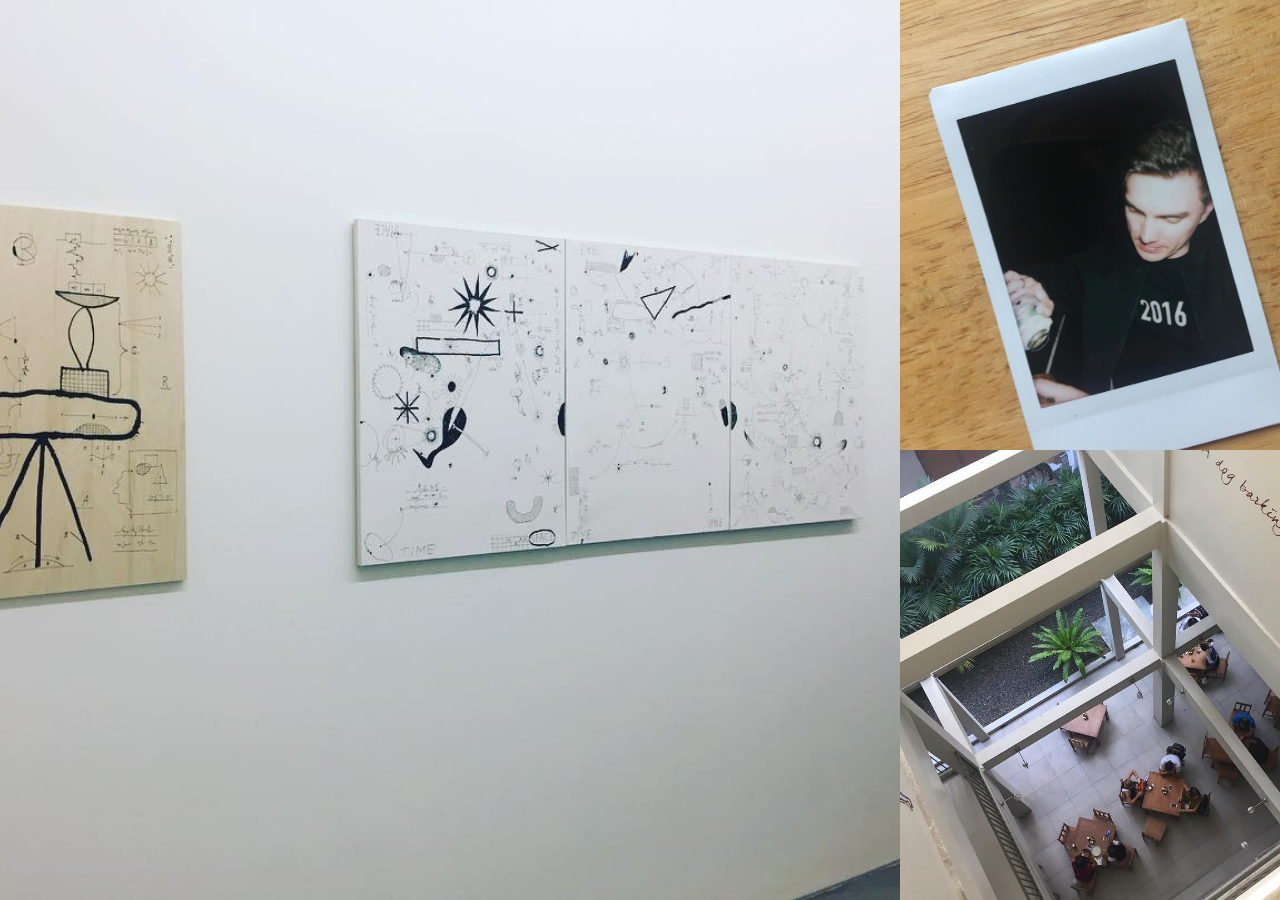
<file: index.html>
<!DOCTYPE html>
<html>
  <head>
    <meta charset="utf-8">
    <title></title>
    <link rel="stylesheet" href="stylesheets/style.css">
    <script src="javascripts/jquery.js" charset="utf-8"></script>
    <script src="javascripts/gallery.js" charset="utf-8"></script>
  </head>
  <body>
    <div class="prev disabled"></div>
    <div class="next"></div>

    <section class="gallery">
      <section class="rail">
        <section class="collection">
          <div style="background-image: url(images/15538232_221156218337705_5144800165483249664_n.jpg);"></div>

          <section>
            <div style="background-image: url(images/15624675_1711609352483411_8112514939433779200_n.jpg);"></div>
            <div style="background-image: url(images/15802843_1847620385482927_4937468732462071808_n.jpg);"></div>
          </section>
        </section>

        <section class="collection">
          <div style="background-image: url(images/15877503_1647275328912000_7136446873677594624_n.jpg);"></div>

          <section>
            <div style="background-image: url(images/16110773_271993846553591_7673371666042322944_n.jpg);"></div>
            <div style="background-image: url(images/16122668_244226866018440_8538081202727288832_n.jpg);"></div>
          </section>
        </section>

        <section class="collection">
          <div style="background-image: url(images/15538232_221156218337705_5144800165483249664_n.jpg);"></div>

          <section>
            <div style="background-image: url(images/15624675_1711609352483411_8112514939433779200_n.jpg);"></div>
            <div style="background-image: url(images/15802843_1847620385482927_4937468732462071808_n.jpg);"></div>
          </section>
        </section>

        <section class="collection">
          <div style="background-image: url(images/15877503_1647275328912000_7136446873677594624_n.jpg);"></div>

          <section>
            <div style="background-image: url(images/16110773_271993846553591_7673371666042322944_n.jpg);"></div>
            <div style="background-image: url(images/16122668_244226866018440_8538081202727288832_n.jpg);"></div>
          </section>
        </section>

        <section class="collection">
          <div style="background-image: url(images/15538232_221156218337705_5144800165483249664_n.jpg);"></div>

          <section>
            <div style="background-image: url(images/15624675_1711609352483411_8112514939433779200_n.jpg);"></div>
            <div style="background-image: url(images/15802843_1847620385482927_4937468732462071808_n.jpg);"></div>
          </section>
        </section>

        <section class="collection">
          <div style="background-image: url(images/15877503_1647275328912000_7136446873677594624_n.jpg);"></div>

          <section>
            <div style="background-image: url(images/16110773_271993846553591_7673371666042322944_n.jpg);"></div>
            <div style="background-image: url(images/16122668_244226866018440_8538081202727288832_n.jpg);"></div>
          </section>
        </section>

        <section class="collection">
          <div style="background-image: url(images/15538232_221156218337705_5144800165483249664_n.jpg);"></div>

          <section>
            <div style="background-image: url(images/15624675_1711609352483411_8112514939433779200_n.jpg);"></div>
            <div style="background-image: url(images/15802843_1847620385482927_4937468732462071808_n.jpg);"></div>
          </section>
        </section>

        <section class="collection">
          <div style="background-image: url(images/15877503_1647275328912000_7136446873677594624_n.jpg);"></div>

          <section>
            <div style="background-image: url(images/16110773_271993846553591_7673371666042322944_n.jpg);"></div>
            <div style="background-image: url(images/16122668_244226866018440_8538081202727288832_n.jpg);"></div>
          </section>
        </section>
      </section>
    </section>

  </body>
</html>
</file>
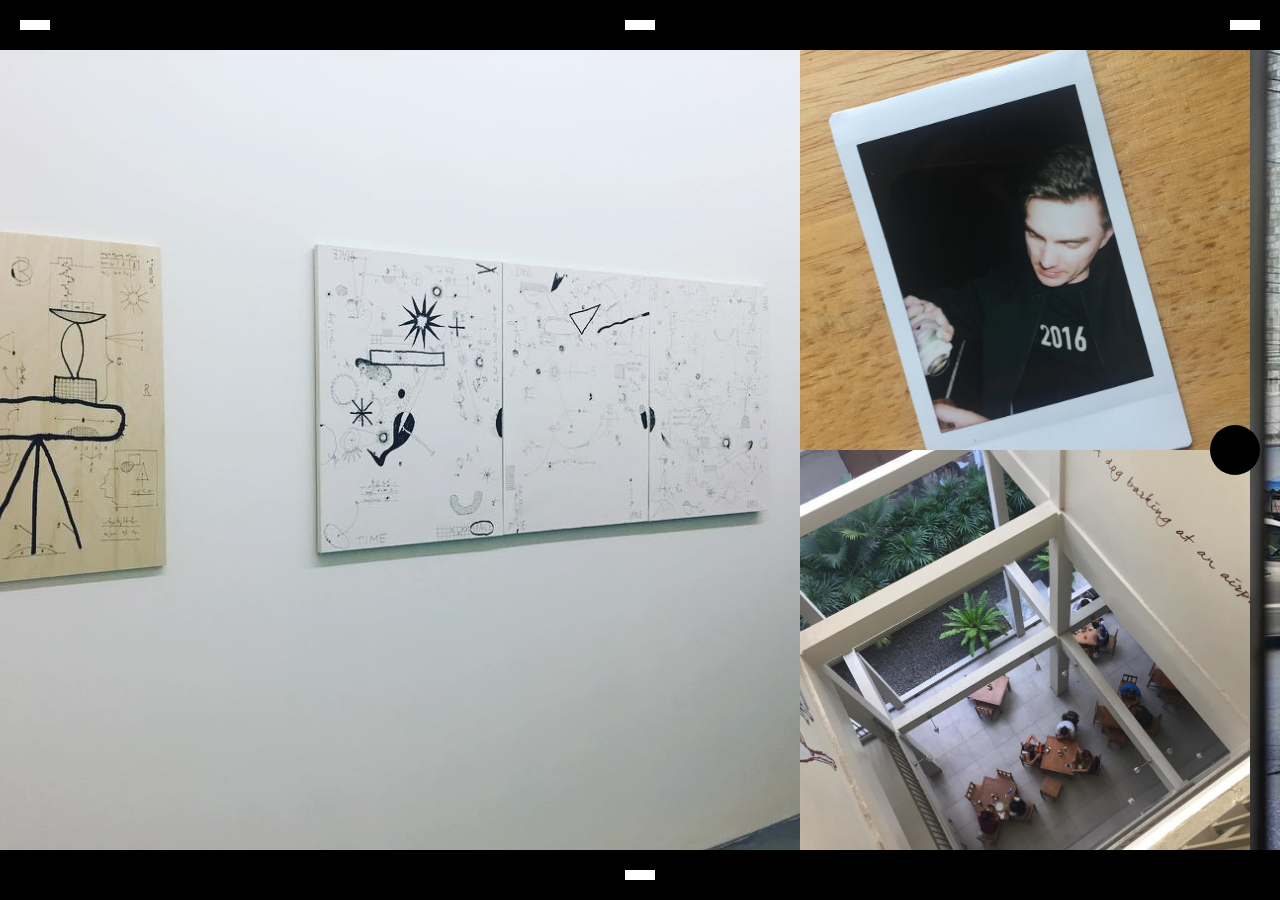
<file: index2.html>
<!DOCTYPE html>
<html>
  <head>
    <meta charset="utf-8">
    <title></title>
    <link rel="stylesheet" href="stylesheets/index2.css">
    <script src="javascripts/jquery.js" charset="utf-8"></script>
    <script src="javascripts/gallery.js" charset="utf-8"></script>
  </head>
  <body>
    <header>
      <div></div>
      <div></div>
      <div></div>
    </header>

    <div class="prev disabled"></div>
    <div class="next"></div>

    <section class="gallery">
      <section class="rail">
        <section class="collection">
          <div style="background-image: url(images/15538232_221156218337705_5144800165483249664_n.jpg);"></div>

          <section>
            <div style="background-image: url(images/15624675_1711609352483411_8112514939433779200_n.jpg);"></div>
            <div style="background-image: url(images/15802843_1847620385482927_4937468732462071808_n.jpg);"></div>
          </section>
        </section>

        <section class="collection">
          <div style="background-image: url(images/15877503_1647275328912000_7136446873677594624_n.jpg);"></div>

          <section>
            <div style="background-image: url(images/16110773_271993846553591_7673371666042322944_n.jpg);"></div>
            <div style="background-image: url(images/16122668_244226866018440_8538081202727288832_n.jpg);"></div>
          </section>
        </section>

        <section class="collection">
          <div style="background-image: url(images/15538232_221156218337705_5144800165483249664_n.jpg);"></div>

          <section>
            <div style="background-image: url(images/15624675_1711609352483411_8112514939433779200_n.jpg);"></div>
            <div style="background-image: url(images/15802843_1847620385482927_4937468732462071808_n.jpg);"></div>
          </section>
        </section>

        <section class="collection">
          <div style="background-image: url(images/15877503_1647275328912000_7136446873677594624_n.jpg);"></div>

          <section>
            <div style="background-image: url(images/16110773_271993846553591_7673371666042322944_n.jpg);"></div>
            <div style="background-image: url(images/16122668_244226866018440_8538081202727288832_n.jpg);"></div>
          </section>
        </section>

        <section class="collection">
          <div style="background-image: url(images/15538232_221156218337705_5144800165483249664_n.jpg);"></div>

          <section>
            <div style="background-image: url(images/15624675_1711609352483411_8112514939433779200_n.jpg);"></div>
            <div style="background-image: url(images/15802843_1847620385482927_4937468732462071808_n.jpg);"></div>
          </section>
        </section>

        <section class="collection">
          <div style="background-image: url(images/15877503_1647275328912000_7136446873677594624_n.jpg);"></div>

          <section>
            <div style="background-image: url(images/16110773_271993846553591_7673371666042322944_n.jpg);"></div>
            <div style="background-image: url(images/16122668_244226866018440_8538081202727288832_n.jpg);"></div>
          </section>
        </section>

        <section class="collection">
          <div style="background-image: url(images/15538232_221156218337705_5144800165483249664_n.jpg);"></div>

          <section>
            <div style="background-image: url(images/15624675_1711609352483411_8112514939433779200_n.jpg);"></div>
            <div style="background-image: url(images/15802843_1847620385482927_4937468732462071808_n.jpg);"></div>
          </section>
        </section>

        <section class="collection">
          <div style="background-image: url(images/15877503_1647275328912000_7136446873677594624_n.jpg);"></div>

          <section>
            <div style="background-image: url(images/16110773_271993846553591_7673371666042322944_n.jpg);"></div>
            <div style="background-image: url(images/16122668_244226866018440_8538081202727288832_n.jpg);"></div>
          </section>
        </section>
      </section>
    </section>

    <footer>
      <div></div>
    </footer>
  </body>
</html>
</file>
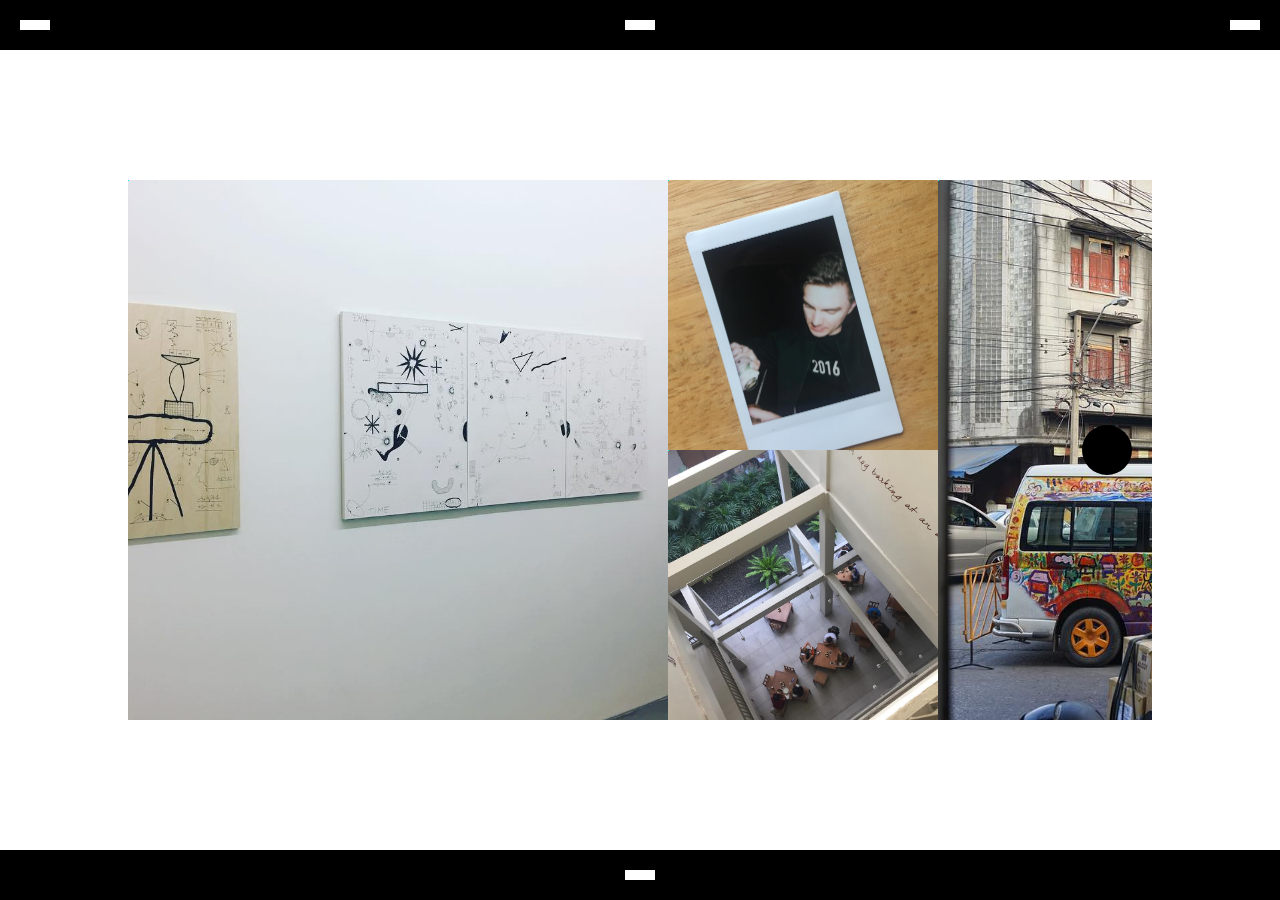
<file: index3.html>
<!DOCTYPE html>
<html>
  <head>
    <meta charset="utf-8">
    <title></title>
    <link rel="stylesheet" href="stylesheets/index3.css">
    <script src="javascripts/jquery.js" charset="utf-8"></script>
    <script src="javascripts/gallery.js" charset="utf-8"></script>
  </head>
  <body>
    <header>
      <div></div>
      <div></div>
      <div></div>
    </header>

    <section class="galleryWrapper">
      <section class="gallery">
        <div class="prev disabled"></div>
        <div class="next"></div>

        <section class="rail">
          <section class="collection">
            <div style="background-image: url(images/15538232_221156218337705_5144800165483249664_n.jpg);">
              <img src="images/fallback.gif">
            </div>

            <section>
              <div style="background-image: url(images/15624675_1711609352483411_8112514939433779200_n.jpg);">
                <img src="images/fallback.gif">
              </div>
              <div style="background-image: url(images/15802843_1847620385482927_4937468732462071808_n.jpg);">
                <img src="images/fallback.gif">
              </div>
            </section>
          </section>

          <section class="collection">
            <div style="background-image: url(images/15877503_1647275328912000_7136446873677594624_n.jpg);">
              <img src="images/fallback.gif">
            </div>

            <section>
              <div style="background-image: url(images/16110773_271993846553591_7673371666042322944_n.jpg);">
                <img src="images/fallback.gif">
              </div>
              <div style="background-image: url(images/16122668_244226866018440_8538081202727288832_n.jpg);">
                <img src="images/fallback.gif">
              </div>
            </section>
          </section>

          <section class="collection">
            <div style="background-image: url(images/15538232_221156218337705_5144800165483249664_n.jpg);">
              <img src="images/fallback.gif">
            </div>

            <section>
              <div style="background-image: url(images/15624675_1711609352483411_8112514939433779200_n.jpg);">
                <img src="images/fallback.gif">
              </div>
              <div style="background-image: url(images/15802843_1847620385482927_4937468732462071808_n.jpg);">
                <img src="images/fallback.gif">
              </div>
            </section>
          </section>

          <section class="collection">
            <div style="background-image: url(images/15877503_1647275328912000_7136446873677594624_n.jpg);">
              <img src="images/fallback.gif">
            </div>

            <section>
              <div style="background-image: url(images/16110773_271993846553591_7673371666042322944_n.jpg);">
                <img src="images/fallback.gif">
              </div>
              <div style="background-image: url(images/16122668_244226866018440_8538081202727288832_n.jpg);">
                <img src="images/fallback.gif">
              </div>
            </section>
          </section>

          <section class="collection">
            <div style="background-image: url(images/15538232_221156218337705_5144800165483249664_n.jpg);">
              <img src="images/fallback.gif">
            </div>

            <section>
              <div style="background-image: url(images/15624675_1711609352483411_8112514939433779200_n.jpg);">
                <img src="images/fallback.gif">
              </div>
              <div style="background-image: url(images/15802843_1847620385482927_4937468732462071808_n.jpg);">
                <img src="images/fallback.gif">
              </div>
            </section>
          </section>

          <section class="collection">
            <div style="background-image: url(images/15877503_1647275328912000_7136446873677594624_n.jpg);">
              <img src="images/fallback.gif">
            </div>

            <section>
              <div style="background-image: url(images/16110773_271993846553591_7673371666042322944_n.jpg);">
                <img src="images/fallback.gif">
              </div>
              <div style="background-image: url(images/16122668_244226866018440_8538081202727288832_n.jpg);">
                <img src="images/fallback.gif">
              </div>
            </section>
          </section>

          <section class="collection">
            <div style="background-image: url(images/15538232_221156218337705_5144800165483249664_n.jpg);">
              <img src="images/fallback.gif">
            </div>

            <section>
              <div style="background-image: url(images/15624675_1711609352483411_8112514939433779200_n.jpg);">
                <img src="images/fallback.gif">
              </div>
              <div style="background-image: url(images/15802843_1847620385482927_4937468732462071808_n.jpg);">
                <img src="images/fallback.gif">
              </div>
            </section>
          </section>

          <section class="collection">
            <div style="background-image: url(images/15877503_1647275328912000_7136446873677594624_n.jpg);">
              <img src="images/fallback.gif">
            </div>

            <section>
              <div style="background-image: url(images/16110773_271993846553591_7673371666042322944_n.jpg);">
                <img src="images/fallback.gif">
              </div>
              <div style="background-image: url(images/16122668_244226866018440_8538081202727288832_n.jpg);">
                <img src="images/fallback.gif">
              </div>
            </section>
          </section>

          <section class="collection">
            <div style="background-image: url(images/15538232_221156218337705_5144800165483249664_n.jpg);">
              <img src="images/fallback.gif">
            </div>

            <section>
              <div style="background-image: url(images/15624675_1711609352483411_8112514939433779200_n.jpg);">
                <img src="images/fallback.gif">
              </div>
              <div style="background-image: url(images/15802843_1847620385482927_4937468732462071808_n.jpg);">
                <img src="images/fallback.gif">
              </div>
            </section>
          </section>

          <section class="collection">
            <div style="background-image: url(images/15877503_1647275328912000_7136446873677594624_n.jpg);">
              <img src="images/fallback.gif">
            </div>

            <section>
              <div style="background-image: url(images/16110773_271993846553591_7673371666042322944_n.jpg);">
                <img src="images/fallback.gif">
              </div>
              <div style="background-image: url(images/16122668_244226866018440_8538081202727288832_n.jpg);">
                <img src="images/fallback.gif">
              </div>
            </section>
          </section>

          <section class="collection">
            <div style="background-image: url(images/15538232_221156218337705_5144800165483249664_n.jpg);">
              <img src="images/fallback.gif">
            </div>

            <section>
              <div style="background-image: url(images/15624675_1711609352483411_8112514939433779200_n.jpg);">
                <img src="images/fallback.gif">
              </div>
              <div style="background-image: url(images/15802843_1847620385482927_4937468732462071808_n.jpg);">
                <img src="images/fallback.gif">
              </div>
            </section>
          </section>

          <section class="collection">
            <div style="background-image: url(images/15877503_1647275328912000_7136446873677594624_n.jpg);">
              <img src="images/fallback.gif">
            </div>

            <section>
              <div style="background-image: url(images/16110773_271993846553591_7673371666042322944_n.jpg);">
                <img src="images/fallback.gif">
              </div>
              <div style="background-image: url(images/16122668_244226866018440_8538081202727288832_n.jpg);">
                <img src="images/fallback.gif">
              </div>
            </section>
          </section>
        </section>
      </section>
    </section>

    <footer>
      <div></div>
    </footer>
  </body>
</html>
</file>
<file: stylesheets/style.css>
@import 'reset.css';
@import 'grid.css';
</file>
<file: stylesheets/index2.css>
@import 'reset.css';
@import 'grid.css';
@import 'ui.css';

@import 'custom2.css';
</file>
<file: stylesheets/index3.css>
@import 'reset.css';
@import 'grid.css';
@import 'ui.css';

@import 'custom3.css';
</file>
